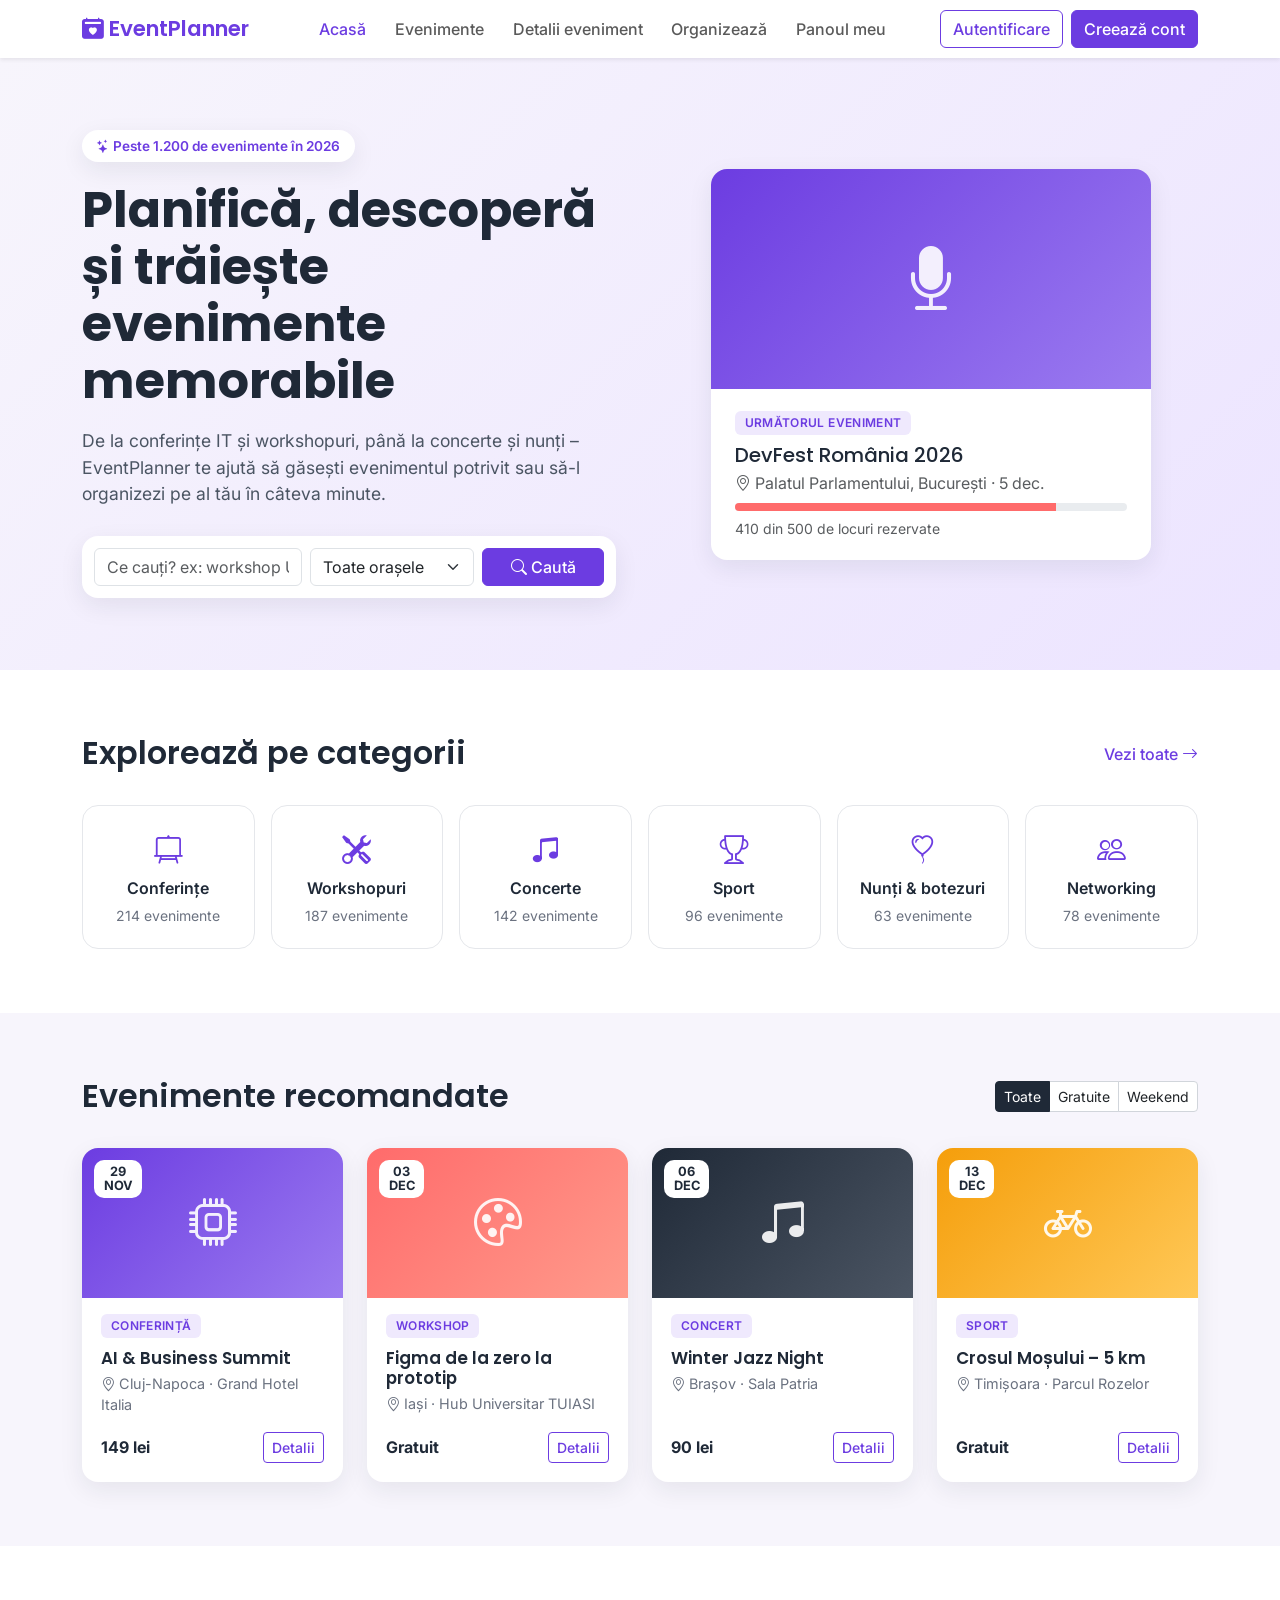
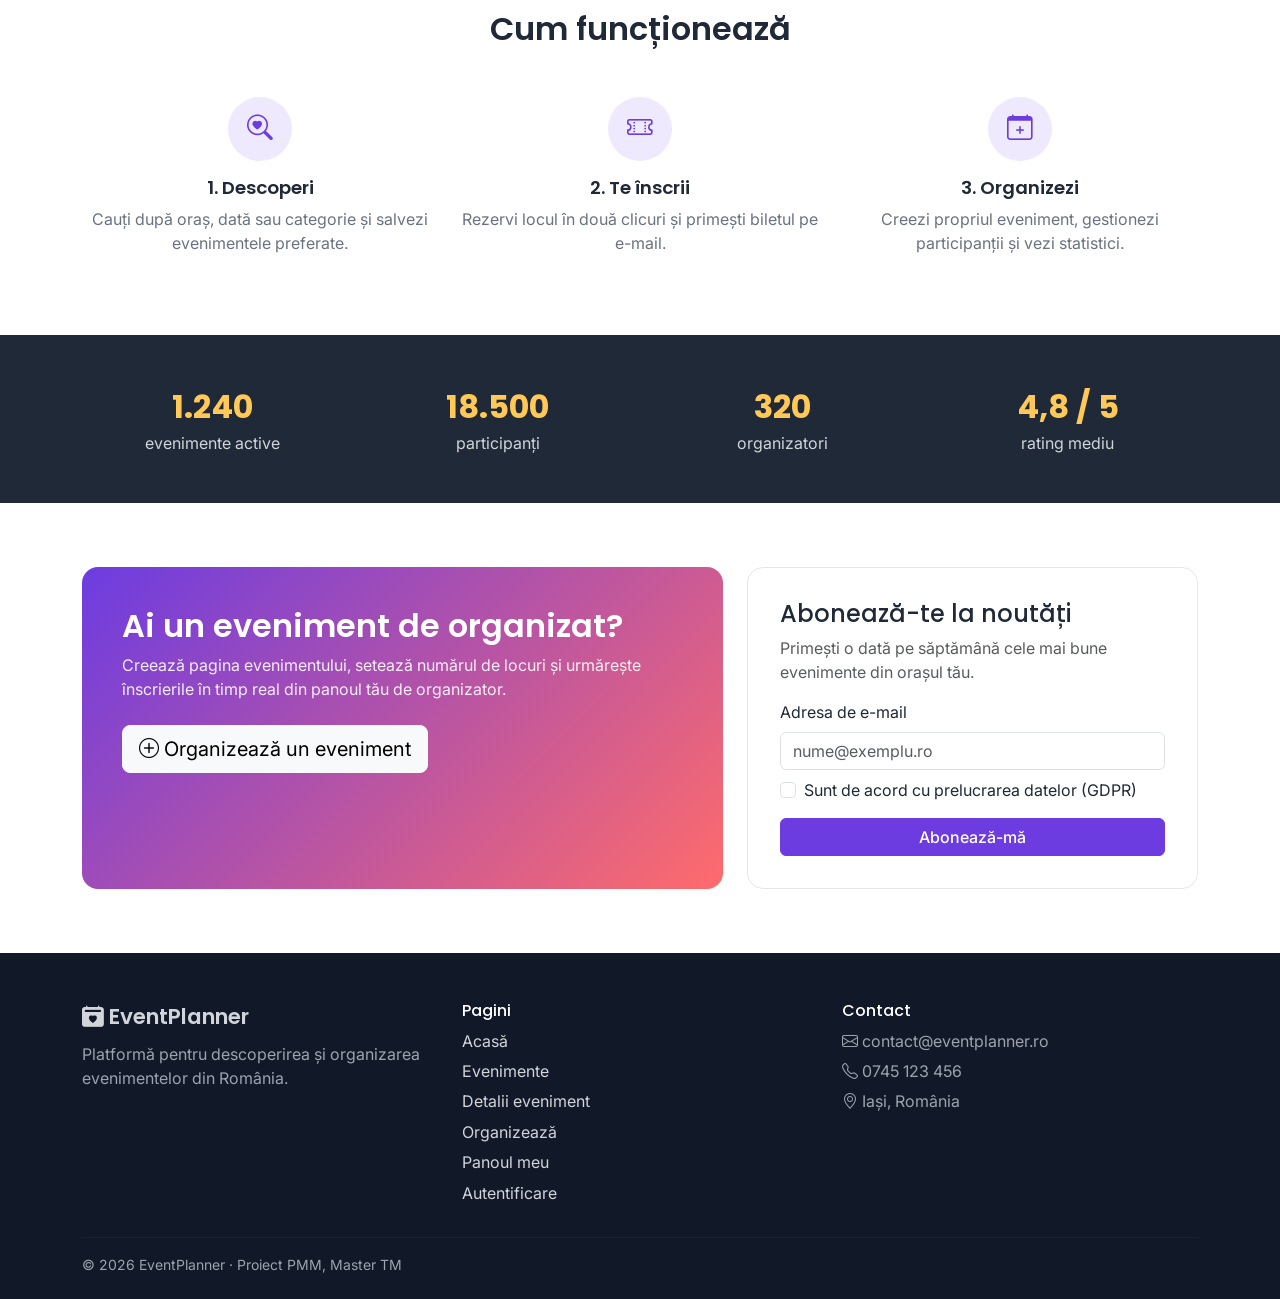
<file: index.html>
<!DOCTYPE html>
<html lang="ro">
<head>
  <meta charset="UTF-8">
  <meta name="viewport" content="width=device-width, initial-scale=1">
  <meta name="description" content="EventPlanner – descoperă, organizează și gestionează evenimente: conferințe, workshopuri, concerte și petreceri private.">
  <title>EventPlanner – Acasă</title>
  <link rel="preconnect" href="https://fonts.googleapis.com">
  <link rel="preconnect" href="https://fonts.gstatic.com" crossorigin>
  <link href="https://fonts.googleapis.com/css2?family=Poppins:wght@500;600;700&family=Inter:wght@400;500;600&display=swap" rel="stylesheet">
  <link rel="stylesheet" href="https://cdn.jsdelivr.net/npm/bootstrap@5.3.3/dist/css/bootstrap.min.css">
  <link rel="stylesheet" href="https://cdn.jsdelivr.net/npm/bootstrap-icons@1.11.3/font/bootstrap-icons.min.css">
  <link rel="stylesheet" href="css/style.css">
</head>
<body>

  <!-- ===== ANTET / MENIU DE NAVIGARE ===== -->
  <header>
    <nav class="navbar navbar-expand-xl navbar-light bg-white sticky-top shadow-sm" aria-label="Meniu principal">
      <div class="container">
        <a class="navbar-brand brand" href="index.html"><i class="bi bi-calendar2-heart-fill"></i> EventPlanner</a>
        <button class="navbar-toggler" type="button" data-bs-toggle="collapse" data-bs-target="#meniu" aria-controls="meniu" aria-expanded="false" aria-label="Deschide meniul">
          <span class="navbar-toggler-icon"></span>
        </button>
        <div class="collapse navbar-collapse" id="meniu">
          <ul class="navbar-nav mx-auto mb-2 mb-xl-0">
            <li class="nav-item"><a class="nav-link active" aria-current="page" href="index.html">Acasă</a></li>
            <li class="nav-item"><a class="nav-link" href="evenimente.html">Evenimente</a></li>
            <li class="nav-item"><a class="nav-link" href="eveniment.html">Detalii eveniment</a></li>
            <li class="nav-item"><a class="nav-link" href="organizeaza.html">Organizează</a></li>
            <li class="nav-item"><a class="nav-link" href="dashboard.html">Panoul meu</a></li>
          </ul>
          <div class="d-flex gap-2">
            <a class="btn btn-outline-brand" href="cont.html">Autentificare</a>
            <a class="btn btn-brand" href="cont.html#inregistrare">Creează cont</a>
          </div>
        </div>
      </div>
    </nav>
  </header>

  <main>
    <!-- ===== HERO + CĂUTARE ===== -->
    <section class="hero">
      <div class="container">
        <div class="row align-items-center g-4 g-lg-5">
          <div class="col-lg-6">
            <span class="badge-pill"><i class="bi bi-stars"></i> Peste 1.200 de evenimente în 2026</span>
            <h1 class="hero-title">Planifică, descoperă și trăiește evenimente memorabile</h1>
            <p class="hero-text">De la conferințe IT și workshopuri, până la concerte și nunți – EventPlanner te ajută să găsești evenimentul potrivit sau să-l organizezi pe al tău în câteva minute.</p>

            <form id="formCautare" class="search-box" novalidate>
              <div class="row g-2">
                <div class="col-md-5">
                  <label for="cautaText" class="visually-hidden">Ce cauți?</label>
                  <input type="text" class="form-control" id="cautaText" placeholder="Ce cauți? ex: workshop UX" minlength="3">
                  <div class="invalid-feedback">Introdu minimum 3 caractere.</div>
                </div>
                <div class="col-md-4">
                  <label for="cautaOras" class="visually-hidden">Oraș</label>
                  <select class="form-select" id="cautaOras">
                    <option value="">Toate orașele</option>
                    <option>București</option>
                    <option>Cluj-Napoca</option>
                    <option>Iași</option>
                    <option>Timișoara</option>
                    <option>Brașov</option>
                  </select>
                </div>
                <div class="col-md-3 d-grid">
                  <button type="submit" class="btn btn-brand"><i class="bi bi-search"></i> Caută</button>
                </div>
              </div>
            </form>
          </div>
          <div class="col-lg-6">
            <div class="hero-card">
              <div class="hero-card-cover cover-conf"><i class="bi bi-mic-fill"></i></div>
              <div class="hero-card-body">
                <span class="tag">Următorul eveniment</span>
                <h2 class="h5 mt-2 mb-1">DevFest România 2026</h2>
                <p class="text-muted mb-2"><i class="bi bi-geo-alt"></i> Palatul Parlamentului, București · 5 dec.</p>
                <div class="progress" role="progressbar" aria-label="Locuri ocupate" aria-valuenow="82" aria-valuemin="0" aria-valuemax="100">
                  <div class="progress-bar progress-82"></div>
                </div>
                <small class="text-muted">410 din 500 de locuri rezervate</small>
              </div>
            </div>
          </div>
        </div>
      </div>
    </section>

    <!-- ===== CATEGORII (modulul Catalog) ===== -->
    <section class="section" id="categorii">
      <div class="container">
        <div class="section-head">
          <h2>Explorează pe categorii</h2>
          <a href="evenimente.html" class="link-brand">Vezi toate <i class="bi bi-arrow-right"></i></a>
        </div>
        <div class="row row-cols-2 row-cols-md-3 row-cols-lg-6 g-3">
          <div class="col"><a href="evenimente.html?categorie=conferinte" class="category"><i class="bi bi-easel2"></i><span>Conferințe</span><small>214 evenimente</small></a></div>
          <div class="col"><a href="evenimente.html?categorie=workshopuri" class="category"><i class="bi bi-tools"></i><span>Workshopuri</span><small>187 evenimente</small></a></div>
          <div class="col"><a href="evenimente.html?categorie=concerte" class="category"><i class="bi bi-music-note-beamed"></i><span>Concerte</span><small>142 evenimente</small></a></div>
          <div class="col"><a href="evenimente.html?categorie=sport" class="category"><i class="bi bi-trophy"></i><span>Sport</span><small>96 evenimente</small></a></div>
          <div class="col"><a href="evenimente.html?categorie=nunti" class="category"><i class="bi bi-balloon-heart"></i><span>Nunți &amp; botezuri</span><small>63 evenimente</small></a></div>
          <div class="col"><a href="evenimente.html?categorie=networking" class="category"><i class="bi bi-people"></i><span>Networking</span><small>78 evenimente</small></a></div>
        </div>
      </div>
    </section>

    <!-- ===== EVENIMENTE RECOMANDATE ===== -->
    <section class="section section-alt" id="recomandate">
      <div class="container">
        <div class="section-head">
          <h2>Evenimente recomandate</h2>
          <div class="btn-group" role="group" aria-label="Filtru rapid">
            <button type="button" class="btn btn-sm btn-filter active" data-filter="toate">Toate</button>
            <button type="button" class="btn btn-sm btn-filter" data-filter="gratuit">Gratuite</button>
            <button type="button" class="btn btn-sm btn-filter" data-filter="weekend">Weekend</button>
          </div>
        </div>
        <div class="row g-4" id="listaEvenimente">
          <div class="col-sm-6 col-lg-3 event-item" data-tags="weekend">
            <article class="event-card">
              <div class="event-cover cover-conf"><i class="bi bi-cpu"></i><span class="date-chip">29<br>NOV</span></div>
              <div class="event-body">
                <span class="tag">Conferință</span>
                <h3>AI &amp; Business Summit</h3>
                <p><i class="bi bi-geo-alt"></i> Cluj-Napoca · Grand Hotel Italia</p>
                <div class="event-foot"><strong>149 lei</strong><a href="eveniment.html" class="btn btn-sm btn-outline-brand">Detalii</a></div>
              </div>
            </article>
          </div>
          <div class="col-sm-6 col-lg-3 event-item" data-tags="gratuit">
            <article class="event-card">
              <div class="event-cover cover-work"><i class="bi bi-palette"></i><span class="date-chip">03<br>DEC</span></div>
              <div class="event-body">
                <span class="tag">Workshop</span>
                <h3>Figma de la zero la prototip</h3>
                <p><i class="bi bi-geo-alt"></i> Iași · Hub Universitar TUIASI</p>
                <div class="event-foot"><strong>Gratuit</strong><a href="eveniment.html" class="btn btn-sm btn-outline-brand">Detalii</a></div>
              </div>
            </article>
          </div>
          <div class="col-sm-6 col-lg-3 event-item" data-tags="weekend">
            <article class="event-card">
              <div class="event-cover cover-music"><i class="bi bi-music-note-beamed"></i><span class="date-chip">06<br>DEC</span></div>
              <div class="event-body">
                <span class="tag">Concert</span>
                <h3>Winter Jazz Night</h3>
                <p><i class="bi bi-geo-alt"></i> Brașov · Sala Patria</p>
                <div class="event-foot"><strong>90 lei</strong><a href="eveniment.html" class="btn btn-sm btn-outline-brand">Detalii</a></div>
              </div>
            </article>
          </div>
          <div class="col-sm-6 col-lg-3 event-item" data-tags="gratuit weekend">
            <article class="event-card">
              <div class="event-cover cover-sport"><i class="bi bi-bicycle"></i><span class="date-chip">13<br>DEC</span></div>
              <div class="event-body">
                <span class="tag">Sport</span>
                <h3>Crosul Moșului – 5 km</h3>
                <p><i class="bi bi-geo-alt"></i> Timișoara · Parcul Rozelor</p>
                <div class="event-foot"><strong>Gratuit</strong><a href="eveniment.html" class="btn btn-sm btn-outline-brand">Detalii</a></div>
              </div>
            </article>
          </div>
        </div>
      </div>
    </section>

    <!-- ===== CUM FUNCȚIONEAZĂ ===== -->
    <section class="section" id="cum-functioneaza">
      <div class="container">
        <h2 class="text-center mb-5">Cum funcționează</h2>
        <div class="row g-4 text-center">
          <div class="col-md-4">
            <div class="step"><span class="step-icon"><i class="bi bi-search-heart"></i></span><h3>1. Descoperi</h3><p>Cauți după oraș, dată sau categorie și salvezi evenimentele preferate.</p></div>
          </div>
          <div class="col-md-4">
            <div class="step"><span class="step-icon"><i class="bi bi-ticket-perforated"></i></span><h3>2. Te înscrii</h3><p>Rezervi locul în două clicuri și primești biletul pe e-mail.</p></div>
          </div>
          <div class="col-md-4">
            <div class="step"><span class="step-icon"><i class="bi bi-calendar-plus"></i></span><h3>3. Organizezi</h3><p>Creezi propriul eveniment, gestionezi participanții și vezi statistici.</p></div>
          </div>
        </div>
      </div>
    </section>

    <!-- ===== STATISTICI ===== -->
    <section class="stats">
      <div class="container">
        <div class="row text-center g-4">
          <div class="col-6 col-md-3"><strong>1.240</strong><span>evenimente active</span></div>
          <div class="col-6 col-md-3"><strong>18.500</strong><span>participanți</span></div>
          <div class="col-6 col-md-3"><strong>320</strong><span>organizatori</span></div>
          <div class="col-6 col-md-3"><strong>4,8 / 5</strong><span>rating mediu</span></div>
        </div>
      </div>
    </section>

    <!-- ===== CTA ORGANIZATORI + NEWSLETTER ===== -->
    <section class="section">
      <div class="container">
        <div class="row g-4 align-items-stretch">
          <div class="col-lg-7">
            <div class="cta h-100">
              <h2>Ai un eveniment de organizat?</h2>
              <p>Creează pagina evenimentului, setează numărul de locuri și urmărește înscrierile în timp real din panoul tău de organizator.</p>
              <a href="organizeaza.html" class="btn btn-light btn-lg"><i class="bi bi-plus-circle"></i> Organizează un eveniment</a>
            </div>
          </div>
          <div class="col-lg-5">
            <div class="newsletter h-100">
              <h2 class="h4">Abonează-te la noutăți</h2>
              <p class="text-muted">Primești o dată pe săptămână cele mai bune evenimente din orașul tău.</p>
              <form id="formNewsletter" novalidate>
                <div class="mb-2">
                  <label for="emailNewsletter" class="form-label">Adresa de e-mail</label>
                  <input type="email" class="form-control" id="emailNewsletter" placeholder="nume@exemplu.ro" required>
                  <div class="invalid-feedback">Introdu o adresă de e-mail validă.</div>
                </div>
                <div class="form-check mb-3">
                  <input class="form-check-input" type="checkbox" id="acordGdpr" required>
                  <label class="form-check-label" for="acordGdpr">Sunt de acord cu prelucrarea datelor (GDPR)</label>
                  <div class="invalid-feedback">Trebuie să îți dai acordul.</div>
                </div>
                <button type="submit" class="btn btn-brand w-100">Abonează-mă</button>
                <div id="mesajNewsletter" class="alert alert-success mt-3 d-none" role="status">Mulțumim! Te-ai abonat cu succes.</div>
              </form>
            </div>
          </div>
        </div>
      </div>
    </section>
  </main>

  <!-- ===== SUBSOL ===== -->
  <footer class="footer">
    <div class="container">
      <div class="row g-4">
        <div class="col-md-4">
          <a class="brand brand-light" href="index.html"><i class="bi bi-calendar2-heart-fill"></i> EventPlanner</a>
          <p class="mt-2">Platformă pentru descoperirea și organizarea evenimentelor din România.</p>
        </div>
        <div class="col-sm-6 col-md-4">
          <h2 class="h6">Pagini</h2>
          <ul class="list-unstyled">
            <li><a href="index.html">Acasă</a></li>
            <li><a href="evenimente.html">Evenimente</a></li>
            <li><a href="eveniment.html">Detalii eveniment</a></li>
            <li><a href="organizeaza.html">Organizează</a></li>
            <li><a href="dashboard.html">Panoul meu</a></li>
            <li><a href="cont.html">Autentificare</a></li>
          </ul>
        </div>
        <div class="col-sm-6 col-md-4">
          <h2 class="h6">Contact</h2>
          <ul class="list-unstyled">
            <li><i class="bi bi-envelope"></i> contact@eventplanner.ro</li>
            <li><i class="bi bi-telephone"></i> 0745 123 456</li>
            <li><i class="bi bi-geo-alt"></i> Iași, România</li>
          </ul>
        </div>
      </div>
      <hr>
      <p class="small mb-0">&copy; 2026 EventPlanner · Proiect PMM, Master TM</p>
    </div>
  </footer>

  <script src="https://cdn.jsdelivr.net/npm/bootstrap@5.3.3/dist/js/bootstrap.bundle.min.js"></script>
  <script src="js/main.js"></script>
</body>
</html>
</file>
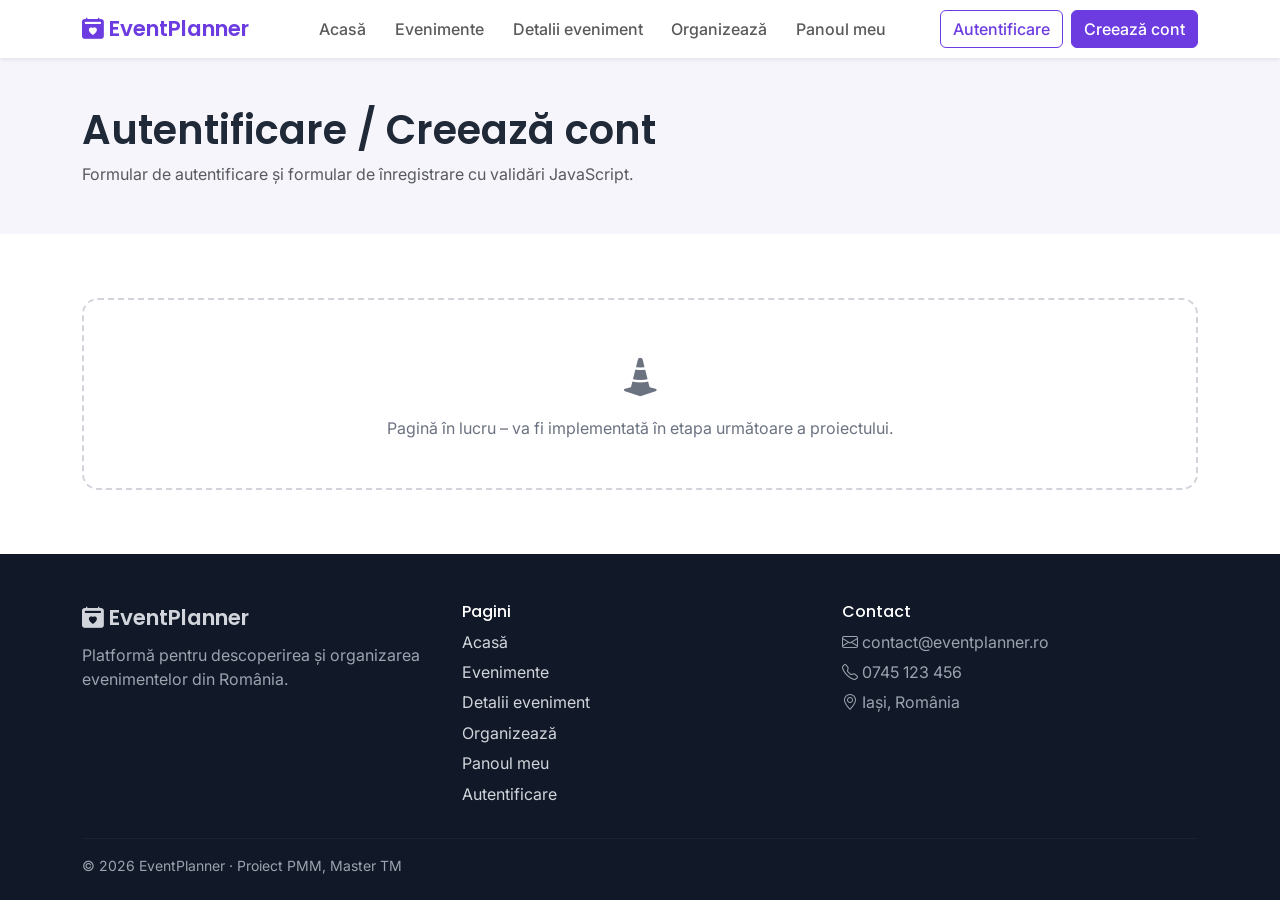
<file: cont.html>
<!DOCTYPE html>
<html lang="ro">
<head>
  <meta charset="UTF-8">
  <meta name="viewport" content="width=device-width, initial-scale=1">
  <meta name="description" content="EventPlanner – descoperă, organizează și gestionează evenimente: conferințe, workshopuri, concerte și petreceri private.">
  <title>EventPlanner – Autentificare</title>
  <link rel="preconnect" href="https://fonts.googleapis.com">
  <link rel="preconnect" href="https://fonts.gstatic.com" crossorigin>
  <link href="https://fonts.googleapis.com/css2?family=Poppins:wght@500;600;700&family=Inter:wght@400;500;600&display=swap" rel="stylesheet">
  <link rel="stylesheet" href="https://cdn.jsdelivr.net/npm/bootstrap@5.3.3/dist/css/bootstrap.min.css">
  <link rel="stylesheet" href="https://cdn.jsdelivr.net/npm/bootstrap-icons@1.11.3/font/bootstrap-icons.min.css">
  <link rel="stylesheet" href="css/style.css">
</head>
<body>

  <!-- ===== ANTET / MENIU DE NAVIGARE ===== -->
  <header>
    <nav class="navbar navbar-expand-xl navbar-light bg-white sticky-top shadow-sm" aria-label="Meniu principal">
      <div class="container">
        <a class="navbar-brand brand" href="index.html"><i class="bi bi-calendar2-heart-fill"></i> EventPlanner</a>
        <button class="navbar-toggler" type="button" data-bs-toggle="collapse" data-bs-target="#meniu" aria-controls="meniu" aria-expanded="false" aria-label="Deschide meniul">
          <span class="navbar-toggler-icon"></span>
        </button>
        <div class="collapse navbar-collapse" id="meniu">
          <ul class="navbar-nav mx-auto mb-2 mb-xl-0">
            <li class="nav-item"><a class="nav-link" href="index.html">Acasă</a></li>
            <li class="nav-item"><a class="nav-link" href="evenimente.html">Evenimente</a></li>
            <li class="nav-item"><a class="nav-link" href="eveniment.html">Detalii eveniment</a></li>
            <li class="nav-item"><a class="nav-link" href="organizeaza.html">Organizează</a></li>
            <li class="nav-item"><a class="nav-link" href="dashboard.html">Panoul meu</a></li>
          </ul>
          <div class="d-flex gap-2">
            <a class="btn btn-outline-brand" href="cont.html">Autentificare</a>
            <a class="btn btn-brand" href="cont.html#inregistrare">Creează cont</a>
          </div>
        </div>
      </div>
    </nav>
  </header>

  <main>
    <section class="page-head">
      <div class="container">
        <h1>Autentificare / Creează cont</h1>
        <p class="text-muted mb-0">Formular de autentificare și formular de înregistrare cu validări JavaScript.</p>
      </div>
    </section>
    <section class="section">
      <div class="container">
        <div class="placeholder-box">
          <i class="bi bi-cone-striped fs-1"></i>
          <p class="mt-2 mb-0">Pagină în lucru – va fi implementată în etapa următoare a proiectului.</p>
        </div>
      </div>
    </section>
  </main>

  <!-- ===== SUBSOL ===== -->
  <footer class="footer">
    <div class="container">
      <div class="row g-4">
        <div class="col-md-4">
          <a class="brand brand-light" href="index.html"><i class="bi bi-calendar2-heart-fill"></i> EventPlanner</a>
          <p class="mt-2">Platformă pentru descoperirea și organizarea evenimentelor din România.</p>
        </div>
        <div class="col-sm-6 col-md-4">
          <h2 class="h6">Pagini</h2>
          <ul class="list-unstyled">
            <li><a href="index.html">Acasă</a></li>
            <li><a href="evenimente.html">Evenimente</a></li>
            <li><a href="eveniment.html">Detalii eveniment</a></li>
            <li><a href="organizeaza.html">Organizează</a></li>
            <li><a href="dashboard.html">Panoul meu</a></li>
            <li><a href="cont.html">Autentificare</a></li>
          </ul>
        </div>
        <div class="col-sm-6 col-md-4">
          <h2 class="h6">Contact</h2>
          <ul class="list-unstyled">
            <li><i class="bi bi-envelope"></i> contact@eventplanner.ro</li>
            <li><i class="bi bi-telephone"></i> 0745 123 456</li>
            <li><i class="bi bi-geo-alt"></i> Iași, România</li>
          </ul>
        </div>
      </div>
      <hr>
      <p class="small mb-0">&copy; 2026 EventPlanner · Proiect PMM, Master TM</p>
    </div>
  </footer>

  <script src="https://cdn.jsdelivr.net/npm/bootstrap@5.3.3/dist/js/bootstrap.bundle.min.js"></script>
  <script src="js/main.js"></script>
</body>
</html>
</file>
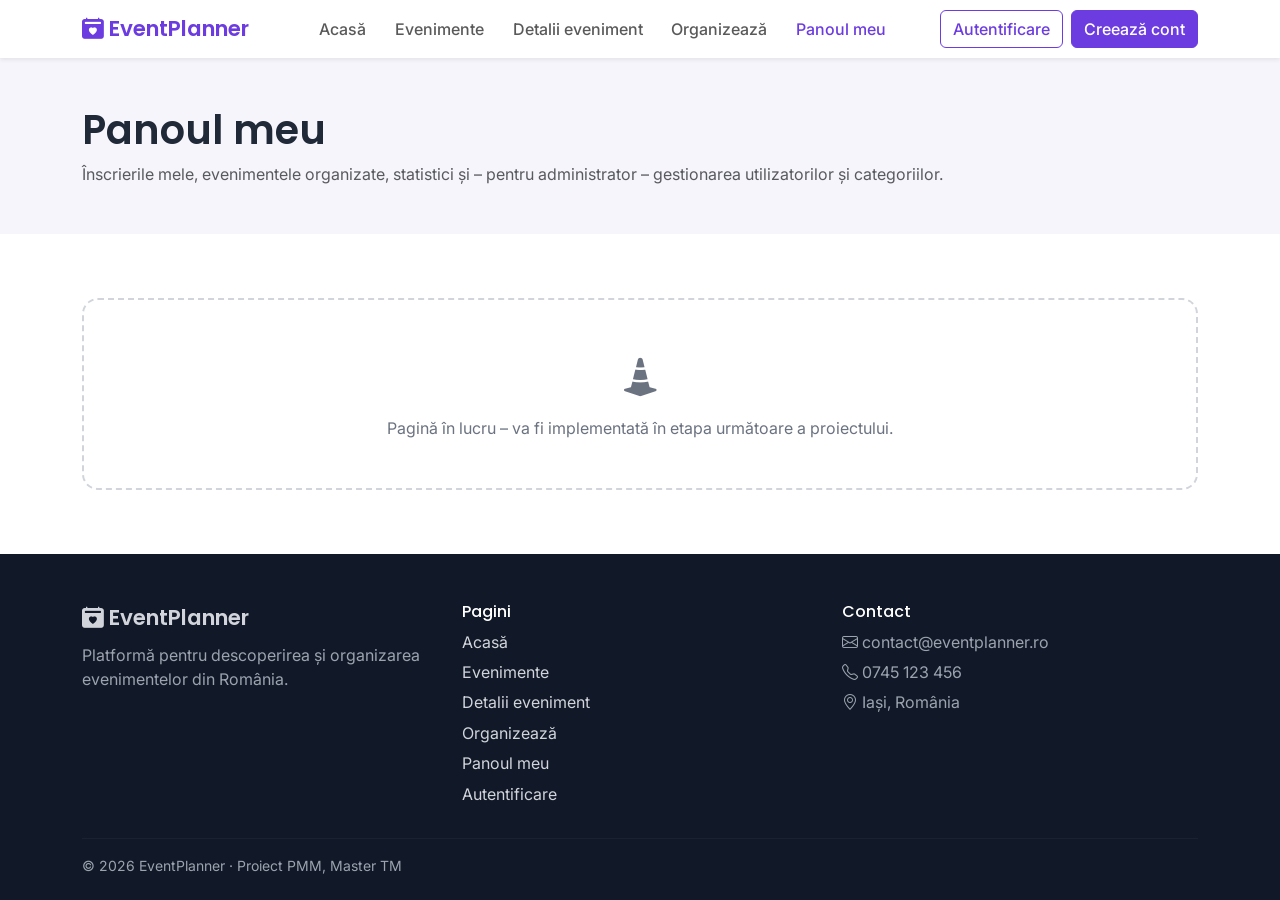
<file: dashboard.html>
<!DOCTYPE html>
<html lang="ro">
<head>
  <meta charset="UTF-8">
  <meta name="viewport" content="width=device-width, initial-scale=1">
  <meta name="description" content="EventPlanner – descoperă, organizează și gestionează evenimente: conferințe, workshopuri, concerte și petreceri private.">
  <title>EventPlanner – Panoul meu</title>
  <link rel="preconnect" href="https://fonts.googleapis.com">
  <link rel="preconnect" href="https://fonts.gstatic.com" crossorigin>
  <link href="https://fonts.googleapis.com/css2?family=Poppins:wght@500;600;700&family=Inter:wght@400;500;600&display=swap" rel="stylesheet">
  <link rel="stylesheet" href="https://cdn.jsdelivr.net/npm/bootstrap@5.3.3/dist/css/bootstrap.min.css">
  <link rel="stylesheet" href="https://cdn.jsdelivr.net/npm/bootstrap-icons@1.11.3/font/bootstrap-icons.min.css">
  <link rel="stylesheet" href="css/style.css">
</head>
<body>

  <!-- ===== ANTET / MENIU DE NAVIGARE ===== -->
  <header>
    <nav class="navbar navbar-expand-xl navbar-light bg-white sticky-top shadow-sm" aria-label="Meniu principal">
      <div class="container">
        <a class="navbar-brand brand" href="index.html"><i class="bi bi-calendar2-heart-fill"></i> EventPlanner</a>
        <button class="navbar-toggler" type="button" data-bs-toggle="collapse" data-bs-target="#meniu" aria-controls="meniu" aria-expanded="false" aria-label="Deschide meniul">
          <span class="navbar-toggler-icon"></span>
        </button>
        <div class="collapse navbar-collapse" id="meniu">
          <ul class="navbar-nav mx-auto mb-2 mb-xl-0">
            <li class="nav-item"><a class="nav-link" href="index.html">Acasă</a></li>
            <li class="nav-item"><a class="nav-link" href="evenimente.html">Evenimente</a></li>
            <li class="nav-item"><a class="nav-link" href="eveniment.html">Detalii eveniment</a></li>
            <li class="nav-item"><a class="nav-link" href="organizeaza.html">Organizează</a></li>
            <li class="nav-item"><a class="nav-link active" aria-current="page" href="dashboard.html">Panoul meu</a></li>
          </ul>
          <div class="d-flex gap-2">
            <a class="btn btn-outline-brand" href="cont.html">Autentificare</a>
            <a class="btn btn-brand" href="cont.html#inregistrare">Creează cont</a>
          </div>
        </div>
      </div>
    </nav>
  </header>

  <main>
    <section class="page-head">
      <div class="container">
        <h1>Panoul meu</h1>
        <p class="text-muted mb-0">Înscrierile mele, evenimentele organizate, statistici și – pentru administrator – gestionarea utilizatorilor și categoriilor.</p>
      </div>
    </section>
    <section class="section">
      <div class="container">
        <div class="placeholder-box">
          <i class="bi bi-cone-striped fs-1"></i>
          <p class="mt-2 mb-0">Pagină în lucru – va fi implementată în etapa următoare a proiectului.</p>
        </div>
      </div>
    </section>
  </main>

  <!-- ===== SUBSOL ===== -->
  <footer class="footer">
    <div class="container">
      <div class="row g-4">
        <div class="col-md-4">
          <a class="brand brand-light" href="index.html"><i class="bi bi-calendar2-heart-fill"></i> EventPlanner</a>
          <p class="mt-2">Platformă pentru descoperirea și organizarea evenimentelor din România.</p>
        </div>
        <div class="col-sm-6 col-md-4">
          <h2 class="h6">Pagini</h2>
          <ul class="list-unstyled">
            <li><a href="index.html">Acasă</a></li>
            <li><a href="evenimente.html">Evenimente</a></li>
            <li><a href="eveniment.html">Detalii eveniment</a></li>
            <li><a href="organizeaza.html">Organizează</a></li>
            <li><a href="dashboard.html">Panoul meu</a></li>
            <li><a href="cont.html">Autentificare</a></li>
          </ul>
        </div>
        <div class="col-sm-6 col-md-4">
          <h2 class="h6">Contact</h2>
          <ul class="list-unstyled">
            <li><i class="bi bi-envelope"></i> contact@eventplanner.ro</li>
            <li><i class="bi bi-telephone"></i> 0745 123 456</li>
            <li><i class="bi bi-geo-alt"></i> Iași, România</li>
          </ul>
        </div>
      </div>
      <hr>
      <p class="small mb-0">&copy; 2026 EventPlanner · Proiect PMM, Master TM</p>
    </div>
  </footer>

  <script src="https://cdn.jsdelivr.net/npm/bootstrap@5.3.3/dist/js/bootstrap.bundle.min.js"></script>
  <script src="js/main.js"></script>
</body>
</html>
</file>
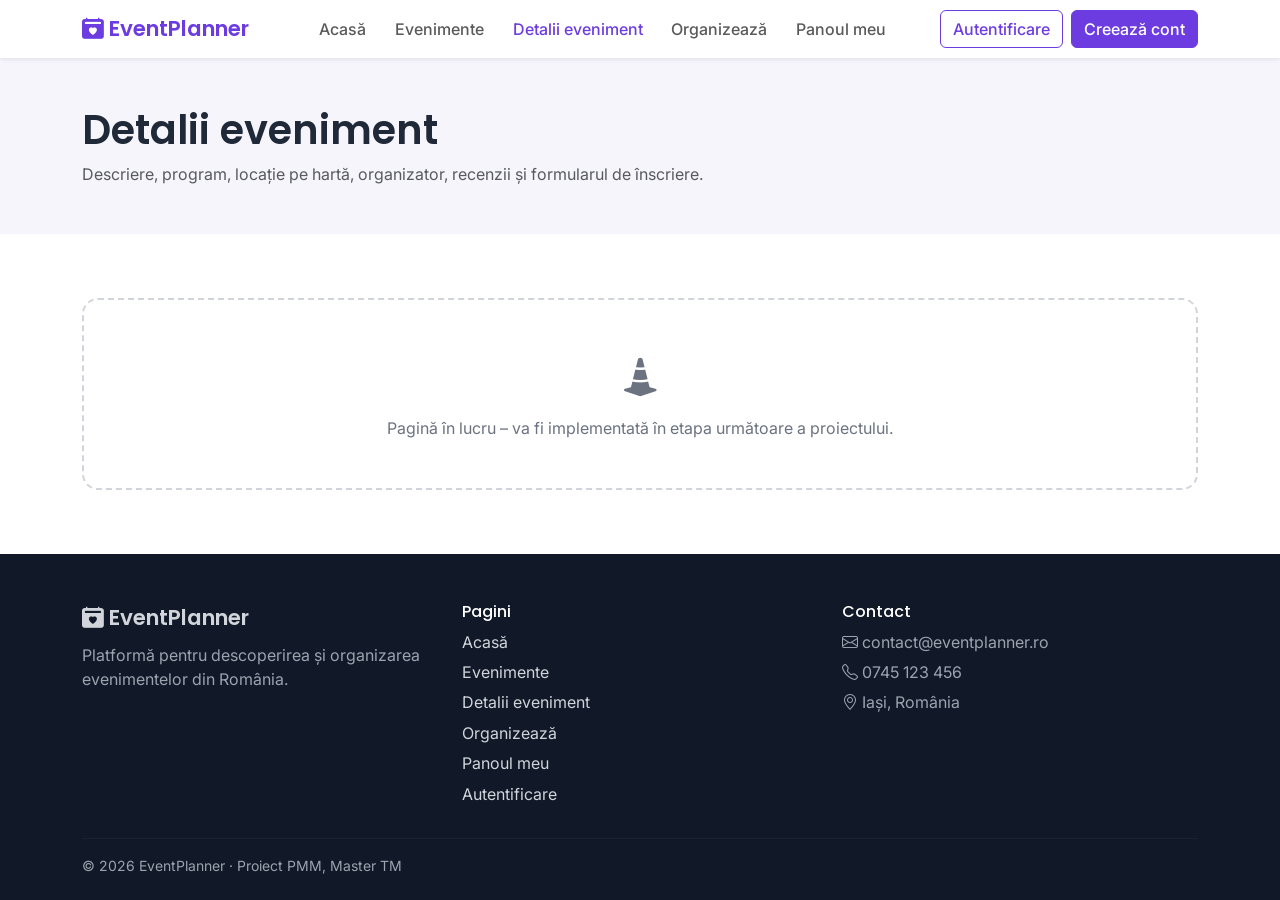
<file: eveniment.html>
<!DOCTYPE html>
<html lang="ro">
<head>
  <meta charset="UTF-8">
  <meta name="viewport" content="width=device-width, initial-scale=1">
  <meta name="description" content="EventPlanner – descoperă, organizează și gestionează evenimente: conferințe, workshopuri, concerte și petreceri private.">
  <title>EventPlanner – Detalii eveniment</title>
  <link rel="preconnect" href="https://fonts.googleapis.com">
  <link rel="preconnect" href="https://fonts.gstatic.com" crossorigin>
  <link href="https://fonts.googleapis.com/css2?family=Poppins:wght@500;600;700&family=Inter:wght@400;500;600&display=swap" rel="stylesheet">
  <link rel="stylesheet" href="https://cdn.jsdelivr.net/npm/bootstrap@5.3.3/dist/css/bootstrap.min.css">
  <link rel="stylesheet" href="https://cdn.jsdelivr.net/npm/bootstrap-icons@1.11.3/font/bootstrap-icons.min.css">
  <link rel="stylesheet" href="css/style.css">
</head>
<body>

  <!-- ===== ANTET / MENIU DE NAVIGARE ===== -->
  <header>
    <nav class="navbar navbar-expand-xl navbar-light bg-white sticky-top shadow-sm" aria-label="Meniu principal">
      <div class="container">
        <a class="navbar-brand brand" href="index.html"><i class="bi bi-calendar2-heart-fill"></i> EventPlanner</a>
        <button class="navbar-toggler" type="button" data-bs-toggle="collapse" data-bs-target="#meniu" aria-controls="meniu" aria-expanded="false" aria-label="Deschide meniul">
          <span class="navbar-toggler-icon"></span>
        </button>
        <div class="collapse navbar-collapse" id="meniu">
          <ul class="navbar-nav mx-auto mb-2 mb-xl-0">
            <li class="nav-item"><a class="nav-link" href="index.html">Acasă</a></li>
            <li class="nav-item"><a class="nav-link" href="evenimente.html">Evenimente</a></li>
            <li class="nav-item"><a class="nav-link active" aria-current="page" href="eveniment.html">Detalii eveniment</a></li>
            <li class="nav-item"><a class="nav-link" href="organizeaza.html">Organizează</a></li>
            <li class="nav-item"><a class="nav-link" href="dashboard.html">Panoul meu</a></li>
          </ul>
          <div class="d-flex gap-2">
            <a class="btn btn-outline-brand" href="cont.html">Autentificare</a>
            <a class="btn btn-brand" href="cont.html#inregistrare">Creează cont</a>
          </div>
        </div>
      </div>
    </nav>
  </header>

  <main>
    <section class="page-head">
      <div class="container">
        <h1>Detalii eveniment</h1>
        <p class="text-muted mb-0">Descriere, program, locație pe hartă, organizator, recenzii și formularul de înscriere.</p>
      </div>
    </section>
    <section class="section">
      <div class="container">
        <div class="placeholder-box">
          <i class="bi bi-cone-striped fs-1"></i>
          <p class="mt-2 mb-0">Pagină în lucru – va fi implementată în etapa următoare a proiectului.</p>
        </div>
      </div>
    </section>
  </main>

  <!-- ===== SUBSOL ===== -->
  <footer class="footer">
    <div class="container">
      <div class="row g-4">
        <div class="col-md-4">
          <a class="brand brand-light" href="index.html"><i class="bi bi-calendar2-heart-fill"></i> EventPlanner</a>
          <p class="mt-2">Platformă pentru descoperirea și organizarea evenimentelor din România.</p>
        </div>
        <div class="col-sm-6 col-md-4">
          <h2 class="h6">Pagini</h2>
          <ul class="list-unstyled">
            <li><a href="index.html">Acasă</a></li>
            <li><a href="evenimente.html">Evenimente</a></li>
            <li><a href="eveniment.html">Detalii eveniment</a></li>
            <li><a href="organizeaza.html">Organizează</a></li>
            <li><a href="dashboard.html">Panoul meu</a></li>
            <li><a href="cont.html">Autentificare</a></li>
          </ul>
        </div>
        <div class="col-sm-6 col-md-4">
          <h2 class="h6">Contact</h2>
          <ul class="list-unstyled">
            <li><i class="bi bi-envelope"></i> contact@eventplanner.ro</li>
            <li><i class="bi bi-telephone"></i> 0745 123 456</li>
            <li><i class="bi bi-geo-alt"></i> Iași, România</li>
          </ul>
        </div>
      </div>
      <hr>
      <p class="small mb-0">&copy; 2026 EventPlanner · Proiect PMM, Master TM</p>
    </div>
  </footer>

  <script src="https://cdn.jsdelivr.net/npm/bootstrap@5.3.3/dist/js/bootstrap.bundle.min.js"></script>
  <script src="js/main.js"></script>
</body>
</html>
</file>
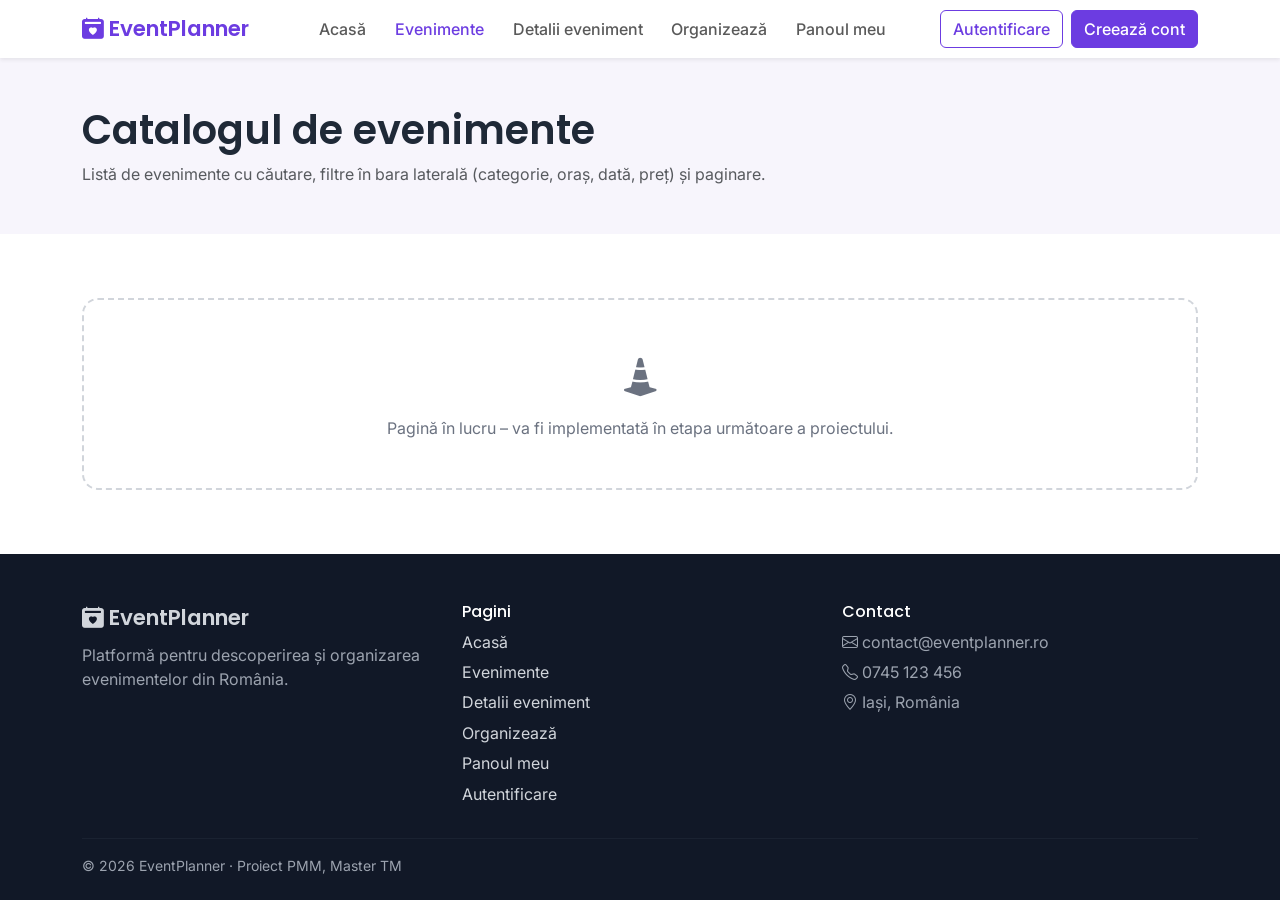
<file: evenimente.html>
<!DOCTYPE html>
<html lang="ro">
<head>
  <meta charset="UTF-8">
  <meta name="viewport" content="width=device-width, initial-scale=1">
  <meta name="description" content="EventPlanner – descoperă, organizează și gestionează evenimente: conferințe, workshopuri, concerte și petreceri private.">
  <title>EventPlanner – Evenimente</title>
  <link rel="preconnect" href="https://fonts.googleapis.com">
  <link rel="preconnect" href="https://fonts.gstatic.com" crossorigin>
  <link href="https://fonts.googleapis.com/css2?family=Poppins:wght@500;600;700&family=Inter:wght@400;500;600&display=swap" rel="stylesheet">
  <link rel="stylesheet" href="https://cdn.jsdelivr.net/npm/bootstrap@5.3.3/dist/css/bootstrap.min.css">
  <link rel="stylesheet" href="https://cdn.jsdelivr.net/npm/bootstrap-icons@1.11.3/font/bootstrap-icons.min.css">
  <link rel="stylesheet" href="css/style.css">
</head>
<body>

  <!-- ===== ANTET / MENIU DE NAVIGARE ===== -->
  <header>
    <nav class="navbar navbar-expand-xl navbar-light bg-white sticky-top shadow-sm" aria-label="Meniu principal">
      <div class="container">
        <a class="navbar-brand brand" href="index.html"><i class="bi bi-calendar2-heart-fill"></i> EventPlanner</a>
        <button class="navbar-toggler" type="button" data-bs-toggle="collapse" data-bs-target="#meniu" aria-controls="meniu" aria-expanded="false" aria-label="Deschide meniul">
          <span class="navbar-toggler-icon"></span>
        </button>
        <div class="collapse navbar-collapse" id="meniu">
          <ul class="navbar-nav mx-auto mb-2 mb-xl-0">
            <li class="nav-item"><a class="nav-link" href="index.html">Acasă</a></li>
            <li class="nav-item"><a class="nav-link active" aria-current="page" href="evenimente.html">Evenimente</a></li>
            <li class="nav-item"><a class="nav-link" href="eveniment.html">Detalii eveniment</a></li>
            <li class="nav-item"><a class="nav-link" href="organizeaza.html">Organizează</a></li>
            <li class="nav-item"><a class="nav-link" href="dashboard.html">Panoul meu</a></li>
          </ul>
          <div class="d-flex gap-2">
            <a class="btn btn-outline-brand" href="cont.html">Autentificare</a>
            <a class="btn btn-brand" href="cont.html#inregistrare">Creează cont</a>
          </div>
        </div>
      </div>
    </nav>
  </header>

  <main>
    <section class="page-head">
      <div class="container">
        <h1>Catalogul de evenimente</h1>
        <p class="text-muted mb-0">Listă de evenimente cu căutare, filtre în bara laterală (categorie, oraș, dată, preț) și paginare.</p>
      </div>
    </section>
    <section class="section">
      <div class="container">
        <div class="placeholder-box">
          <i class="bi bi-cone-striped fs-1"></i>
          <p class="mt-2 mb-0">Pagină în lucru – va fi implementată în etapa următoare a proiectului.</p>
        </div>
      </div>
    </section>
  </main>

  <!-- ===== SUBSOL ===== -->
  <footer class="footer">
    <div class="container">
      <div class="row g-4">
        <div class="col-md-4">
          <a class="brand brand-light" href="index.html"><i class="bi bi-calendar2-heart-fill"></i> EventPlanner</a>
          <p class="mt-2">Platformă pentru descoperirea și organizarea evenimentelor din România.</p>
        </div>
        <div class="col-sm-6 col-md-4">
          <h2 class="h6">Pagini</h2>
          <ul class="list-unstyled">
            <li><a href="index.html">Acasă</a></li>
            <li><a href="evenimente.html">Evenimente</a></li>
            <li><a href="eveniment.html">Detalii eveniment</a></li>
            <li><a href="organizeaza.html">Organizează</a></li>
            <li><a href="dashboard.html">Panoul meu</a></li>
            <li><a href="cont.html">Autentificare</a></li>
          </ul>
        </div>
        <div class="col-sm-6 col-md-4">
          <h2 class="h6">Contact</h2>
          <ul class="list-unstyled">
            <li><i class="bi bi-envelope"></i> contact@eventplanner.ro</li>
            <li><i class="bi bi-telephone"></i> 0745 123 456</li>
            <li><i class="bi bi-geo-alt"></i> Iași, România</li>
          </ul>
        </div>
      </div>
      <hr>
      <p class="small mb-0">&copy; 2026 EventPlanner · Proiect PMM, Master TM</p>
    </div>
  </footer>

  <script src="https://cdn.jsdelivr.net/npm/bootstrap@5.3.3/dist/js/bootstrap.bundle.min.js"></script>
  <script src="js/main.js"></script>
</body>
</html>
</file>
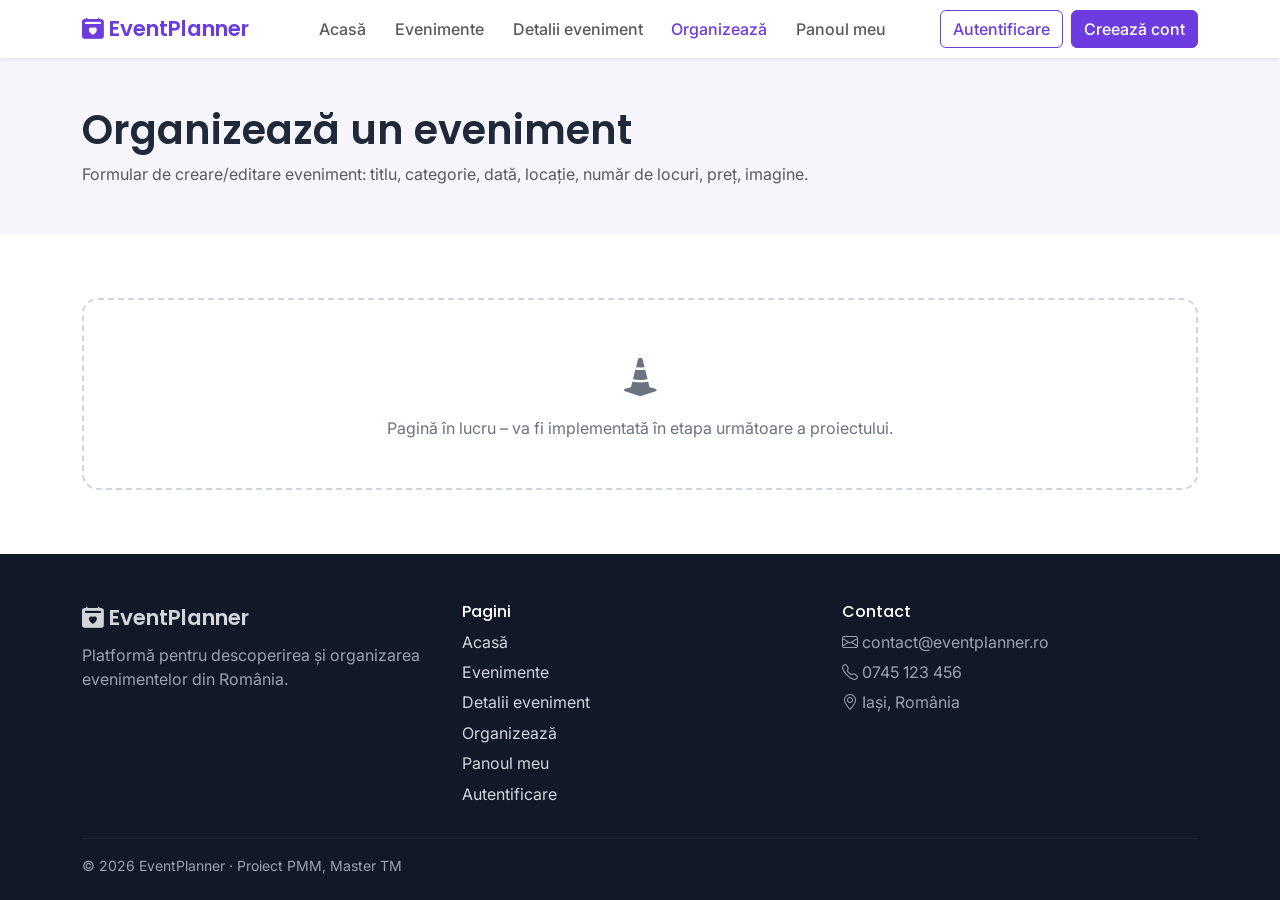
<file: organizeaza.html>
<!DOCTYPE html>
<html lang="ro">
<head>
  <meta charset="UTF-8">
  <meta name="viewport" content="width=device-width, initial-scale=1">
  <meta name="description" content="EventPlanner – descoperă, organizează și gestionează evenimente: conferințe, workshopuri, concerte și petreceri private.">
  <title>EventPlanner – Organizează</title>
  <link rel="preconnect" href="https://fonts.googleapis.com">
  <link rel="preconnect" href="https://fonts.gstatic.com" crossorigin>
  <link href="https://fonts.googleapis.com/css2?family=Poppins:wght@500;600;700&family=Inter:wght@400;500;600&display=swap" rel="stylesheet">
  <link rel="stylesheet" href="https://cdn.jsdelivr.net/npm/bootstrap@5.3.3/dist/css/bootstrap.min.css">
  <link rel="stylesheet" href="https://cdn.jsdelivr.net/npm/bootstrap-icons@1.11.3/font/bootstrap-icons.min.css">
  <link rel="stylesheet" href="css/style.css">
</head>
<body>

  <!-- ===== ANTET / MENIU DE NAVIGARE ===== -->
  <header>
    <nav class="navbar navbar-expand-xl navbar-light bg-white sticky-top shadow-sm" aria-label="Meniu principal">
      <div class="container">
        <a class="navbar-brand brand" href="index.html"><i class="bi bi-calendar2-heart-fill"></i> EventPlanner</a>
        <button class="navbar-toggler" type="button" data-bs-toggle="collapse" data-bs-target="#meniu" aria-controls="meniu" aria-expanded="false" aria-label="Deschide meniul">
          <span class="navbar-toggler-icon"></span>
        </button>
        <div class="collapse navbar-collapse" id="meniu">
          <ul class="navbar-nav mx-auto mb-2 mb-xl-0">
            <li class="nav-item"><a class="nav-link" href="index.html">Acasă</a></li>
            <li class="nav-item"><a class="nav-link" href="evenimente.html">Evenimente</a></li>
            <li class="nav-item"><a class="nav-link" href="eveniment.html">Detalii eveniment</a></li>
            <li class="nav-item"><a class="nav-link active" aria-current="page" href="organizeaza.html">Organizează</a></li>
            <li class="nav-item"><a class="nav-link" href="dashboard.html">Panoul meu</a></li>
          </ul>
          <div class="d-flex gap-2">
            <a class="btn btn-outline-brand" href="cont.html">Autentificare</a>
            <a class="btn btn-brand" href="cont.html#inregistrare">Creează cont</a>
          </div>
        </div>
      </div>
    </nav>
  </header>

  <main>
    <section class="page-head">
      <div class="container">
        <h1>Organizează un eveniment</h1>
        <p class="text-muted mb-0">Formular de creare/editare eveniment: titlu, categorie, dată, locație, număr de locuri, preț, imagine.</p>
      </div>
    </section>
    <section class="section">
      <div class="container">
        <div class="placeholder-box">
          <i class="bi bi-cone-striped fs-1"></i>
          <p class="mt-2 mb-0">Pagină în lucru – va fi implementată în etapa următoare a proiectului.</p>
        </div>
      </div>
    </section>
  </main>

  <!-- ===== SUBSOL ===== -->
  <footer class="footer">
    <div class="container">
      <div class="row g-4">
        <div class="col-md-4">
          <a class="brand brand-light" href="index.html"><i class="bi bi-calendar2-heart-fill"></i> EventPlanner</a>
          <p class="mt-2">Platformă pentru descoperirea și organizarea evenimentelor din România.</p>
        </div>
        <div class="col-sm-6 col-md-4">
          <h2 class="h6">Pagini</h2>
          <ul class="list-unstyled">
            <li><a href="index.html">Acasă</a></li>
            <li><a href="evenimente.html">Evenimente</a></li>
            <li><a href="eveniment.html">Detalii eveniment</a></li>
            <li><a href="organizeaza.html">Organizează</a></li>
            <li><a href="dashboard.html">Panoul meu</a></li>
            <li><a href="cont.html">Autentificare</a></li>
          </ul>
        </div>
        <div class="col-sm-6 col-md-4">
          <h2 class="h6">Contact</h2>
          <ul class="list-unstyled">
            <li><i class="bi bi-envelope"></i> contact@eventplanner.ro</li>
            <li><i class="bi bi-telephone"></i> 0745 123 456</li>
            <li><i class="bi bi-geo-alt"></i> Iași, România</li>
          </ul>
        </div>
      </div>
      <hr>
      <p class="small mb-0">&copy; 2026 EventPlanner · Proiect PMM, Master TM</p>
    </div>
  </footer>

  <script src="https://cdn.jsdelivr.net/npm/bootstrap@5.3.3/dist/js/bootstrap.bundle.min.js"></script>
  <script src="js/main.js"></script>
</body>
</html>
</file>
<file: css/style.css>
/* =========================================================
   EventPlanner – foaie de stil principală
   Paletă: #6C3CE1 (violet), #FF6B6B (coral), #FFC857 (galben),
           #1F2937 (gri închis), #F7F5FC (fundal deschis)
   Fonturi: Poppins (titluri), Inter (text)
   ========================================================= */

:root {
  --ep-primary: #6C3CE1;
  --ep-primary-dark: #5429C4;
  --ep-secondary: #FF6B6B;
  --ep-accent: #FFC857;
  --ep-dark: #1F2937;
  --ep-light: #F7F5FC;
  --ep-radius: 16px;
  --ep-shadow: 0 8px 24px rgba(31, 41, 55, 0.08);
}

body {
  font-family: "Inter", system-ui, sans-serif;
  color: var(--ep-dark);
  background-color: #FFFFFF;
}

h1, h2, h3, h4, h5, h6, .brand {
  font-family: "Poppins", sans-serif;
  font-weight: 600;
}

/* ---------- Antet / meniu ---------- */
.brand {
  font-size: 1.35rem;
  color: var(--ep-primary);
  text-decoration: none;
}
.brand:hover { color: var(--ep-primary-dark); }
.brand-light { color: #FFFFFF; }

.navbar .nav-link {
  font-weight: 500;
  padding-left: 0.9rem !important;
  padding-right: 0.9rem !important;
}
.navbar .nav-link.active,
.navbar .nav-link:hover { color: var(--ep-primary); }

/* ---------- Butoane ---------- */
.btn-brand {
  background-color: var(--ep-primary);
  border-color: var(--ep-primary);
  color: #FFFFFF;
  font-weight: 500;
}
.btn-brand:hover,
.btn-brand:focus {
  background-color: var(--ep-primary-dark);
  border-color: var(--ep-primary-dark);
  color: #FFFFFF;
}
.btn-outline-brand {
  border-color: var(--ep-primary);
  color: var(--ep-primary);
  font-weight: 500;
}
.btn-outline-brand:hover {
  background-color: var(--ep-primary);
  color: #FFFFFF;
}
.link-brand {
  color: var(--ep-primary);
  font-weight: 500;
  text-decoration: none;
}

/* ---------- Hero ---------- */
.hero {
  background: linear-gradient(135deg, var(--ep-light) 0%, #ECE4FF 100%);
  padding: 4.5rem 0;
}
.badge-pill {
  display: inline-block;
  background-color: #FFFFFF;
  color: var(--ep-primary);
  border-radius: 999px;
  padding: 0.35rem 0.9rem;
  font-size: 0.85rem;
  font-weight: 600;
  box-shadow: var(--ep-shadow);
}
.hero-title {
  font-size: clamp(2rem, 4vw, 3.1rem);
  font-weight: 700;
  line-height: 1.15;
  margin: 1.2rem 0;
}
.hero-text {
  font-size: 1.1rem;
  color: #4B5563;
  margin-bottom: 1.8rem;
}
.search-box {
  background-color: #FFFFFF;
  padding: 0.75rem;
  border-radius: var(--ep-radius);
  box-shadow: var(--ep-shadow);
}
.hero-card {
  background-color: #FFFFFF;
  border-radius: var(--ep-radius);
  overflow: hidden;
  box-shadow: var(--ep-shadow);
  max-width: 440px;
  margin-left: auto;
  margin-right: auto;
}
.hero-card-cover {
  height: 220px;
  display: flex;
  align-items: center;
  justify-content: center;
  font-size: 4rem;
  color: rgba(255, 255, 255, 0.9);
}
.hero-card-body { padding: 1.25rem 1.5rem; }
.progress { height: 8px; margin-bottom: 0.3rem; }
.progress-bar { background-color: var(--ep-secondary); }
.progress-82 { width: 82%; }

/* ---------- Secțiuni ---------- */
.section { padding: 4rem 0; }
.section-alt { background-color: var(--ep-light); }
.section-head {
  display: flex;
  flex-wrap: wrap;
  gap: 1rem;
  align-items: center;
  justify-content: space-between;
  margin-bottom: 2rem;
}
.section-head h2 { margin: 0; }

.tag {
  display: inline-block;
  background-color: #EFE9FD;
  color: var(--ep-primary);
  font-size: 0.75rem;
  font-weight: 600;
  padding: 0.2rem 0.6rem;
  border-radius: 6px;
  text-transform: uppercase;
  letter-spacing: 0.03em;
}

/* ---------- Categorii ---------- */
.category {
  display: flex;
  flex-direction: column;
  align-items: center;
  gap: 0.3rem;
  padding: 1.4rem 0.5rem;
  border: 1px solid #E5E7EB;
  border-radius: var(--ep-radius);
  text-decoration: none;
  color: var(--ep-dark);
  text-align: center;
  transition: transform 0.2s, box-shadow 0.2s, border-color 0.2s;
}
.category i { font-size: 1.8rem; color: var(--ep-primary); }
.category span { font-weight: 600; }
.category small { color: #6B7280; }
.category:hover {
  transform: translateY(-4px);
  border-color: var(--ep-primary);
  box-shadow: var(--ep-shadow);
}

/* ---------- Carduri evenimente ---------- */
.btn-filter {
  border: 1px solid #D1D5DB;
  background-color: #FFFFFF;
}
.btn-filter.active {
  background-color: var(--ep-dark);
  color: #FFFFFF;
  border-color: var(--ep-dark);
}
.event-card {
  background-color: #FFFFFF;
  border-radius: var(--ep-radius);
  overflow: hidden;
  box-shadow: var(--ep-shadow);
  height: 100%;
  display: flex;
  flex-direction: column;
  transition: transform 0.2s;
}
.event-card:hover { transform: translateY(-4px); }
.event-cover {
  position: relative;
  height: 150px;
  display: flex;
  align-items: center;
  justify-content: center;
  font-size: 3rem;
  color: rgba(255, 255, 255, 0.9);
}
.date-chip {
  position: absolute;
  top: 12px;
  left: 12px;
  background-color: #FFFFFF;
  color: var(--ep-dark);
  border-radius: 10px;
  padding: 0.3rem 0.6rem;
  font-size: 0.8rem;
  font-weight: 700;
  line-height: 1.1;
  text-align: center;
}
.cover-conf  { background: linear-gradient(135deg, #6C3CE1, #9B7BF0); }
.cover-work  { background: linear-gradient(135deg, #FF6B6B, #FF9A8B); }
.cover-music { background: linear-gradient(135deg, #1F2937, #4B5563); }
.cover-sport { background: linear-gradient(135deg, #F59E0B, #FFC857); }

.event-body {
  padding: 1rem 1.2rem 1.2rem;
  display: flex;
  flex-direction: column;
  flex-grow: 1;
}
.event-body .tag { align-self: flex-start; }
.event-body h3 { font-size: 1.05rem; margin: 0.6rem 0 0.3rem; }
.event-body p { font-size: 0.9rem; color: #6B7280; }
.event-foot {
  margin-top: auto;
  display: flex;
  justify-content: space-between;
  align-items: center;
}
.event-item.ascuns { display: none; }

/* ---------- Pași ---------- */
.step h3 { font-size: 1.15rem; margin-top: 1rem; }
.step p { color: #6B7280; }
.step-icon {
  display: inline-flex;
  width: 64px;
  height: 64px;
  align-items: center;
  justify-content: center;
  border-radius: 50%;
  background-color: #EFE9FD;
  color: var(--ep-primary);
  font-size: 1.6rem;
}

/* ---------- Statistici ---------- */
.stats {
  background-color: var(--ep-dark);
  color: #FFFFFF;
  padding: 3rem 0;
}
.stats strong {
  display: block;
  font-family: "Poppins", sans-serif;
  font-size: 2rem;
  color: var(--ep-accent);
}
.stats span { color: #D1D5DB; }

/* ---------- CTA și newsletter ---------- */
.cta {
  background: linear-gradient(135deg, var(--ep-primary), var(--ep-secondary));
  color: #FFFFFF;
  border-radius: var(--ep-radius);
  padding: 2.5rem;
}
.cta p { opacity: 0.9; margin-bottom: 1.5rem; }
.newsletter {
  border: 1px solid #E5E7EB;
  border-radius: var(--ep-radius);
  padding: 2rem;
}

/* ---------- Subsol ---------- */
.footer {
  background-color: #111827;
  color: #9CA3AF;
  padding: 3rem 0 1.5rem;
}
.footer h2 { color: #FFFFFF; }
.footer a { color: #D1D5DB; text-decoration: none; }
.footer a:hover { color: var(--ep-accent); }
.footer li { margin-bottom: 0.4rem; overflow-wrap: anywhere; }
.footer hr { border-color: #374151; }

/* ---------- Pagini în lucru ---------- */
.page-head {
  background-color: var(--ep-light);
  padding: 3rem 0;
}
.placeholder-box {
  border: 2px dashed #D1D5DB;
  border-radius: var(--ep-radius);
  padding: 3rem 1.5rem;
  text-align: center;
  color: #6B7280;
}

/* ---------- Responsive (telefon) ---------- */
.navbar .nav-link,
.navbar .btn { white-space: nowrap; }

@media (max-width: 1199.98px) {
  .navbar .d-flex { padding-bottom: 0.75rem; }
}
@media (max-width: 991.98px) {
  .hero { padding: 3rem 0; }
}
@media (max-width: 575.98px) {
  .section { padding: 2.75rem 0; }
  .hero-text { font-size: 1rem; }
  .cta, .newsletter { padding: 1.5rem; }
  .stats strong { font-size: 1.6rem; }
  .section-head { flex-direction: column; align-items: flex-start; }
}
</file>
